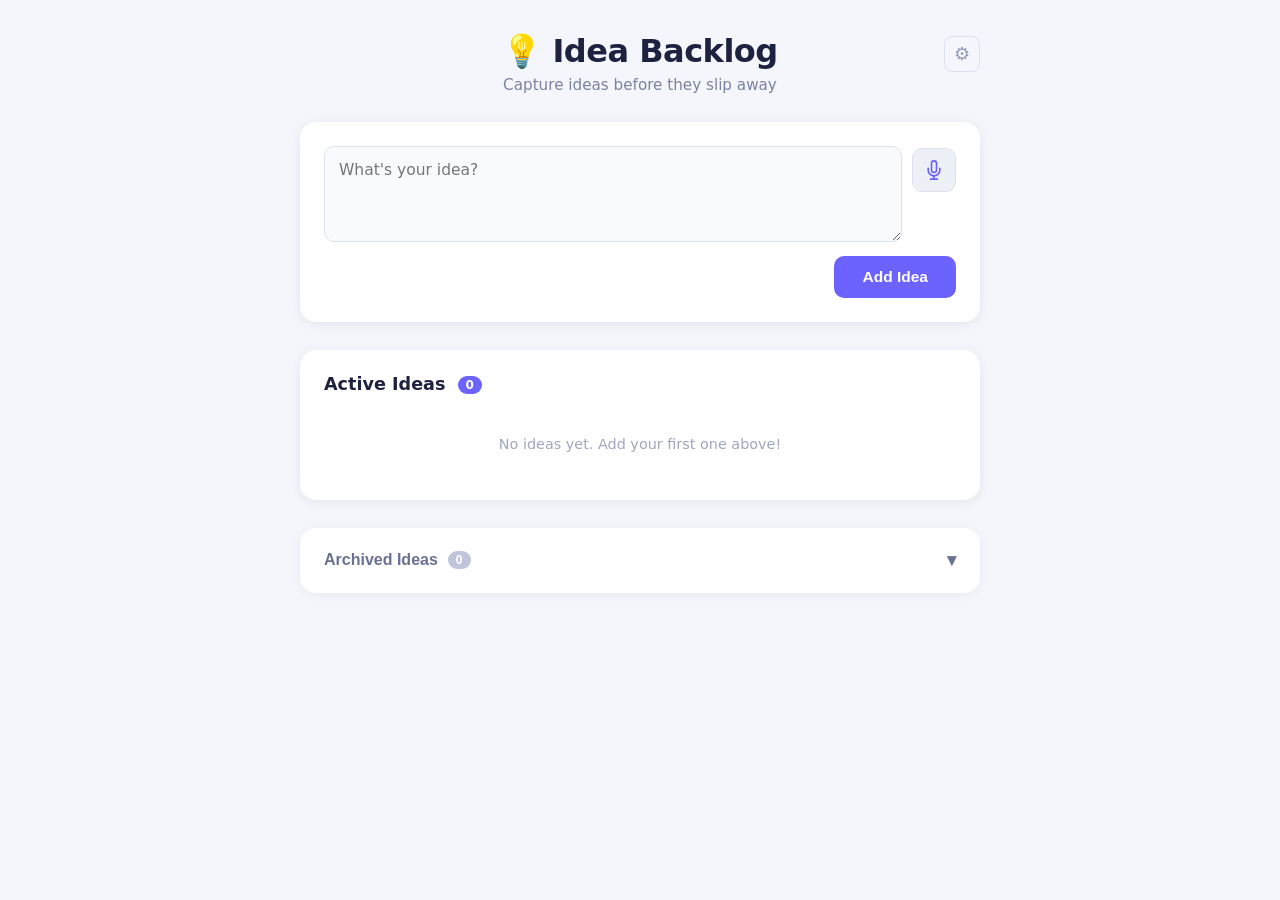
<file: index.html>
<!DOCTYPE html>
<html>
<head>
  <meta charset="UTF-8" />
  <meta http-equiv="refresh" content="0; url=my-first-claude-app/" />
  <title>Redirecting...</title>
</head>
<body>
  <p>Redirecting to <a href="my-first-claude-app/">Idea Backlog</a>...</p>
</body>
</html>
</file>
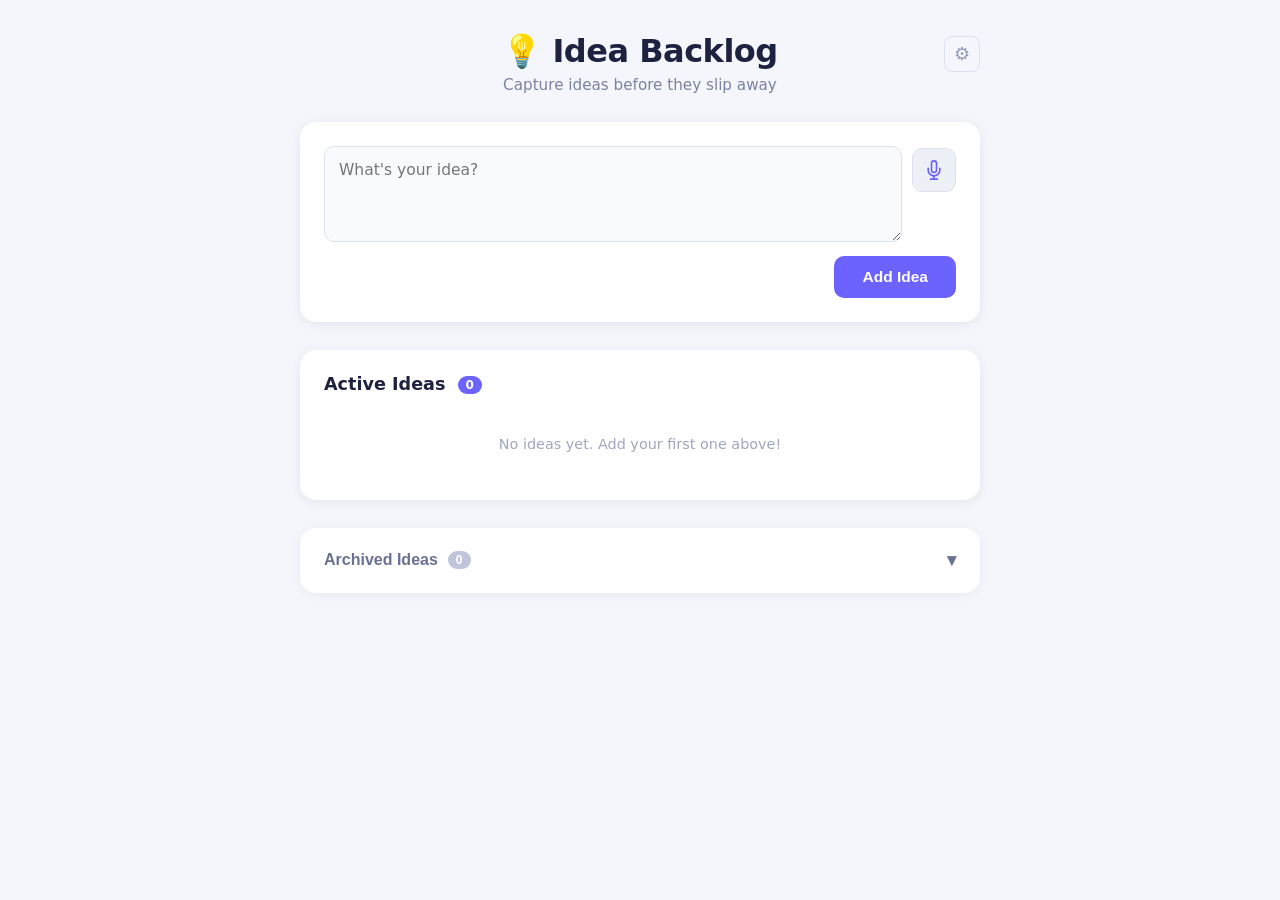
<file: my-first-claude-app/index.html>
<!DOCTYPE html>
<html lang="en">
<head>
  <meta charset="UTF-8" />
  <meta name="viewport" content="width=device-width, initial-scale=1.0" />
  <title>Idea Backlog</title>
  <link rel="stylesheet" href="styles.css" />
</head>
<body>

  <div class="app-container">
    <header>
      <div class="header-row">
        <div>
          <h1>💡 Idea Backlog</h1>
          <p class="subtitle">Capture ideas before they slip away</p>
        </div>
        <button id="settings-btn" class="btn-settings" title="Settings">⚙</button>
      </div>
    </header>

    <!-- Settings Panel -->
    <section class="settings-panel hidden" id="settings-panel">
      <h2 class="settings-title">Google Sheets Logging</h2>
      <label class="settings-label" for="sheet-url-input">Apps Script URL</label>
      <input
        type="url"
        id="sheet-url-input"
        class="settings-input"
        placeholder="https://script.google.com/macros/s/..."
      />
      <div class="settings-actions">
        <a class="settings-help-link" href="#" id="settings-help-link">How to set this up ↗</a>
        <button id="settings-save-btn" class="btn-primary">Save</button>
      </div>
    </section>

    <!-- Idea Input Area -->
    <section class="input-section">
      <div class="input-row">
        <textarea
          id="idea-input"
          placeholder="What's your idea?"
          rows="3"
        ></textarea>
        <button id="voice-btn" class="btn-voice" title="Voice to Text">
          <svg xmlns="http://www.w3.org/2000/svg" viewBox="0 0 24 24" fill="none" stroke="currentColor" stroke-width="2" stroke-linecap="round" stroke-linejoin="round">
            <path d="M12 1a3 3 0 0 0-3 3v8a3 3 0 0 0 6 0V4a3 3 0 0 0-3-3z"/>
            <path d="M19 10v2a7 7 0 0 1-14 0v-2"/>
            <line x1="12" y1="19" x2="12" y2="23"/>
            <line x1="8" y1="23" x2="16" y2="23"/>
          </svg>
        </button>
      </div>
      <div id="voice-status" class="voice-status hidden">Listening...</div>
      <button id="add-btn" class="btn-primary">Add Idea</button>
    </section>

    <!-- Idea List -->
    <section class="list-section">
      <div class="list-header">
        <h2>Active Ideas <span id="count-badge" class="badge">0</span></h2>
      </div>
      <ul id="idea-list" class="idea-list">
        <li class="empty-state">No ideas yet. Add your first one above!</li>
      </ul>
    </section>

    <!-- Archive -->
    <section class="archive-section" id="archive-section">
      <button class="archive-toggle" id="archive-toggle">
        Archived Ideas <span id="archive-badge" class="badge badge-muted">0</span>
        <span class="toggle-arrow">▾</span>
      </button>
      <ul id="archive-list" class="idea-list archive-list hidden"></ul>
    </section>
  </div>

  <!-- Sub-Idea Modal -->
  <div id="modal-overlay" class="modal-overlay hidden">
    <div class="modal">
      <div class="modal-header">
        <h3 id="modal-title">Add Sub-Idea</h3>
        <button class="modal-close" id="modal-close">&times;</button>
      </div>
      <p class="modal-parent-label">Parent idea: <em id="modal-parent-text"></em></p>
      <input type="text" id="sub-idea-title" placeholder="Sub-idea title" />
      <textarea id="sub-idea-details" placeholder="Details (optional)" rows="4"></textarea>
      <div class="modal-row">
        <button id="modal-voice-btn" class="btn-voice btn-voice-sm" title="Voice to Text">
          <svg xmlns="http://www.w3.org/2000/svg" viewBox="0 0 24 24" fill="none" stroke="currentColor" stroke-width="2" stroke-linecap="round" stroke-linejoin="round">
            <path d="M12 1a3 3 0 0 0-3 3v8a3 3 0 0 0 6 0V4a3 3 0 0 0-3-3z"/>
            <path d="M19 10v2a7 7 0 0 1-14 0v-2"/>
            <line x1="12" y1="19" x2="12" y2="23"/>
            <line x1="8" y1="23" x2="16" y2="23"/>
          </svg>
        </button>
        <div id="modal-voice-status" class="voice-status hidden">Listening...</div>
      </div>
      <div class="modal-actions">
        <button class="btn-secondary" id="modal-cancel">Cancel</button>
        <button class="btn-primary" id="modal-save">Save Sub-Idea</button>
      </div>
    </div>
  </div>

  <script src="app.js"></script>
</body>
</html>
</file>
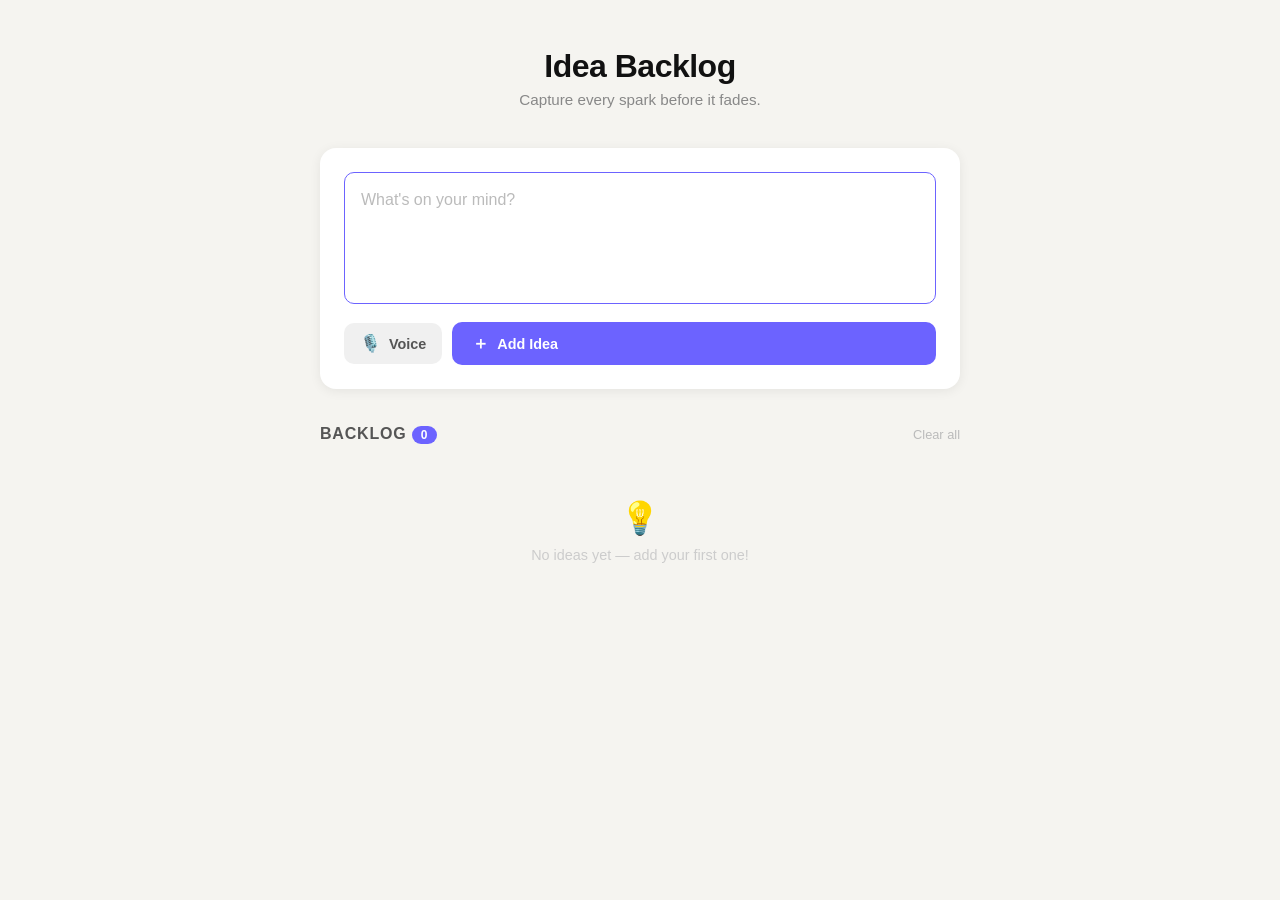
<file: ideas.html>
<!DOCTYPE html>
<html lang="en">
<head>
  <meta charset="UTF-8" />
  <meta name="viewport" content="width=device-width, initial-scale=1.0" />
  <title>Idea Backlog</title>
  <style>
    *, *::before, *::after { box-sizing: border-box; margin: 0; padding: 0; }

    body {
      font-family: -apple-system, BlinkMacSystemFont, "Segoe UI", Roboto, sans-serif;
      background: #f5f4f0;
      color: #1a1a1a;
      min-height: 100vh;
      display: flex;
      flex-direction: column;
      align-items: center;
      padding: 48px 16px 80px;
    }

    header {
      text-align: center;
      margin-bottom: 40px;
    }

    header h1 {
      font-size: 2rem;
      font-weight: 700;
      letter-spacing: -0.5px;
      color: #111;
    }

    header p {
      margin-top: 6px;
      color: #888;
      font-size: 0.95rem;
    }

    .capture-card {
      background: #fff;
      border-radius: 16px;
      box-shadow: 0 2px 12px rgba(0,0,0,0.07);
      padding: 24px;
      width: 100%;
      max-width: 640px;
    }

    textarea {
      width: 100%;
      border: 1.5px solid #e0e0e0;
      border-radius: 10px;
      padding: 14px 16px;
      font-size: 1rem;
      font-family: inherit;
      resize: none;
      outline: none;
      transition: border-color 0.2s;
      background: #fafafa;
      color: #1a1a1a;
      line-height: 1.6;
      min-height: 100px;
    }

    textarea:focus {
      border-color: #6c63ff;
      background: #fff;
    }

    textarea::placeholder { color: #bbb; }

    .actions {
      display: flex;
      gap: 10px;
      margin-top: 14px;
      align-items: center;
    }

    .btn {
      display: inline-flex;
      align-items: center;
      gap: 8px;
      padding: 10px 20px;
      border-radius: 10px;
      font-size: 0.9rem;
      font-weight: 600;
      cursor: pointer;
      border: none;
      transition: background 0.15s, transform 0.1s, box-shadow 0.15s;
    }

    .btn:active { transform: scale(0.97); }

    .btn-primary {
      background: #6c63ff;
      color: #fff;
      flex: 1;
    }

    .btn-primary:hover { background: #5a52e0; }
    .btn-primary:disabled { background: #c5c2f5; cursor: not-allowed; }

    .btn-mic {
      background: #f0f0f0;
      color: #555;
      padding: 10px 16px;
      position: relative;
    }

    .btn-mic:hover { background: #e5e5e5; }

    .btn-mic.listening {
      background: #fff0f0;
      color: #e53e3e;
      box-shadow: 0 0 0 3px rgba(229,62,62,0.2);
      animation: pulse 1.4s ease-in-out infinite;
    }

    @keyframes pulse {
      0%, 100% { box-shadow: 0 0 0 3px rgba(229,62,62,0.2); }
      50%       { box-shadow: 0 0 0 6px rgba(229,62,62,0.08); }
    }

    .mic-icon, .add-icon { font-size: 1.05rem; }

    /* Backlog */
    .backlog-section {
      width: 100%;
      max-width: 640px;
      margin-top: 36px;
    }

    .backlog-header {
      display: flex;
      align-items: center;
      justify-content: space-between;
      margin-bottom: 16px;
    }

    .backlog-header h2 {
      font-size: 1rem;
      font-weight: 600;
      color: #555;
      text-transform: uppercase;
      letter-spacing: 0.8px;
    }

    .badge {
      background: #6c63ff;
      color: #fff;
      border-radius: 999px;
      font-size: 0.75rem;
      font-weight: 700;
      padding: 2px 9px;
    }

    .clear-btn {
      background: none;
      border: none;
      color: #bbb;
      font-size: 0.8rem;
      cursor: pointer;
      transition: color 0.15s;
    }

    .clear-btn:hover { color: #e53e3e; }

    .ideas-list {
      display: flex;
      flex-direction: column;
      gap: 10px;
    }

    .idea-item {
      background: #fff;
      border-radius: 12px;
      padding: 16px 18px;
      box-shadow: 0 1px 6px rgba(0,0,0,0.06);
      display: flex;
      align-items: flex-start;
      gap: 14px;
      animation: slideIn 0.25s ease;
    }

    @keyframes slideIn {
      from { opacity: 0; transform: translateY(-8px); }
      to   { opacity: 1; transform: translateY(0); }
    }

    .idea-dot {
      width: 8px;
      height: 8px;
      border-radius: 50%;
      background: #6c63ff;
      margin-top: 7px;
      flex-shrink: 0;
    }

    .idea-content {
      flex: 1;
    }

    .idea-text {
      font-size: 0.97rem;
      line-height: 1.55;
      color: #222;
    }

    .idea-meta {
      font-size: 0.75rem;
      color: #bbb;
      margin-top: 5px;
    }

    .idea-delete {
      background: none;
      border: none;
      color: #ccc;
      cursor: pointer;
      font-size: 1rem;
      line-height: 1;
      padding: 2px 4px;
      border-radius: 6px;
      transition: color 0.15s, background 0.15s;
    }

    .idea-delete:hover { color: #e53e3e; background: #fff0f0; }

    .empty-state {
      text-align: center;
      padding: 40px 20px;
      color: #ccc;
      font-size: 0.9rem;
    }

    .empty-state span { display: block; font-size: 2rem; margin-bottom: 10px; }

    /* Toast */
    #toast {
      position: fixed;
      bottom: 32px;
      left: 50%;
      transform: translateX(-50%) translateY(80px);
      background: #1a1a1a;
      color: #fff;
      padding: 10px 20px;
      border-radius: 10px;
      font-size: 0.875rem;
      opacity: 0;
      transition: transform 0.3s ease, opacity 0.3s ease;
      pointer-events: none;
      white-space: nowrap;
    }

    #toast.show {
      transform: translateX(-50%) translateY(0);
      opacity: 1;
    }

    .no-voice-msg {
      font-size: 0.78rem;
      color: #e09a00;
      margin-top: 8px;
      display: none;
    }
  </style>
</head>
<body>

  <header>
    <h1>Idea Backlog</h1>
    <p>Capture every spark before it fades.</p>
  </header>

  <div class="capture-card">
    <textarea id="ideaInput" placeholder="What's on your mind?" rows="4"></textarea>
    <p class="no-voice-msg" id="noVoiceMsg">Voice input not supported in this browser. Try Chrome or Edge.</p>
    <div class="actions">
      <button class="btn btn-mic" id="micBtn" title="Hold to speak">
        <span class="mic-icon">🎙️</span>
        <span id="micLabel">Voice</span>
      </button>
      <button class="btn btn-primary" id="addBtn">
        <span class="add-icon">＋</span> Add Idea
      </button>
    </div>
  </div>

  <section class="backlog-section">
    <div class="backlog-header">
      <h2>Backlog <span class="badge" id="countBadge">0</span></h2>
      <button class="clear-btn" id="clearBtn">Clear all</button>
    </div>
    <div class="ideas-list" id="ideasList">
      <div class="empty-state">
        <span>💡</span>
        No ideas yet — add your first one!
      </div>
    </div>
  </section>

  <div id="toast"></div>

<script>
  // ── Storage ──────────────────────────────────────────────────────────────
  const STORAGE_KEY = 'idea-backlog-v1';

  function loadIdeas() {
    try { return JSON.parse(localStorage.getItem(STORAGE_KEY)) || []; }
    catch { return []; }
  }

  function saveIdeas(ideas) {
    localStorage.setItem(STORAGE_KEY, JSON.stringify(ideas));
  }

  let ideas = loadIdeas();

  // ── DOM refs ──────────────────────────────────────────────────────────────
  const input      = document.getElementById('ideaInput');
  const addBtn     = document.getElementById('addBtn');
  const micBtn     = document.getElementById('micBtn');
  const micLabel   = document.getElementById('micLabel');
  const list       = document.getElementById('ideasList');
  const countBadge = document.getElementById('countBadge');
  const clearBtn   = document.getElementById('clearBtn');
  const noVoiceMsg = document.getElementById('noVoiceMsg');
  const toast      = document.getElementById('toast');

  // ── Render ────────────────────────────────────────────────────────────────
  function render() {
    countBadge.textContent = ideas.length;

    if (ideas.length === 0) {
      list.innerHTML = `
        <div class="empty-state">
          <span>💡</span>
          No ideas yet — add your first one!
        </div>`;
      return;
    }

    list.innerHTML = ideas
      .slice()
      .reverse()
      .map((idea, revIdx) => {
        const idx = ideas.length - 1 - revIdx;
        const date = new Date(idea.ts).toLocaleString(undefined, {
          month: 'short', day: 'numeric',
          hour: 'numeric', minute: '2-digit'
        });
        return `
          <div class="idea-item" data-idx="${idx}">
            <div class="idea-dot"></div>
            <div class="idea-content">
              <div class="idea-text">${escHtml(idea.text)}</div>
              <div class="idea-meta">${date}</div>
            </div>
            <button class="idea-delete" data-idx="${idx}" title="Delete">✕</button>
          </div>`;
      })
      .join('');
  }

  function escHtml(s) {
    return s.replace(/&/g,'&amp;').replace(/</g,'&lt;')
            .replace(/>/g,'&gt;').replace(/"/g,'&quot;');
  }

  // ── Add idea ──────────────────────────────────────────────────────────────
  function addIdea() {
    const text = input.value.trim();
    if (!text) { showToast('Type or speak an idea first.'); return; }
    ideas.push({ text, ts: Date.now() });
    saveIdeas(ideas);
    render();
    input.value = '';
    input.focus();
    showToast('Idea added!');
  }

  addBtn.addEventListener('click', addIdea);

  input.addEventListener('keydown', e => {
    if (e.key === 'Enter' && (e.ctrlKey || e.metaKey)) addIdea();
  });

  // ── Delete / clear ────────────────────────────────────────────────────────
  list.addEventListener('click', e => {
    const btn = e.target.closest('.idea-delete');
    if (!btn) return;
    const idx = parseInt(btn.dataset.idx, 10);
    ideas.splice(idx, 1);
    saveIdeas(ideas);
    render();
  });

  clearBtn.addEventListener('click', () => {
    if (ideas.length === 0) return;
    if (confirm('Delete all ideas? This cannot be undone.')) {
      ideas = [];
      saveIdeas(ideas);
      render();
    }
  });

  // ── Toast ─────────────────────────────────────────────────────────────────
  let toastTimer;
  function showToast(msg) {
    toast.textContent = msg;
    toast.classList.add('show');
    clearTimeout(toastTimer);
    toastTimer = setTimeout(() => toast.classList.remove('show'), 2200);
  }

  // ── Voice / Speech Recognition ────────────────────────────────────────────
  const SpeechRecognition =
    window.SpeechRecognition || window.webkitSpeechRecognition;

  if (!SpeechRecognition) {
    micBtn.disabled = true;
    micBtn.title = 'Voice input not supported in this browser';
    noVoiceMsg.style.display = 'block';
  } else {
    const recognition = new SpeechRecognition();
    recognition.continuous = false;
    recognition.interimResults = true;
    recognition.lang = 'en-US';

    let listening = false;
    let baseText = '';   // text already in box before voice starts
    let interim = '';    // interim voice result

    function startListening() {
      if (listening) return;
      baseText = input.value;
      interim = '';
      recognition.start();
    }

    function stopListening() {
      if (!listening) return;
      recognition.stop();
    }

    recognition.onstart = () => {
      listening = true;
      micBtn.classList.add('listening');
      micLabel.textContent = 'Stop';
    };

    recognition.onresult = e => {
      let interimAcc = '';
      let finalAcc = '';
      for (let i = e.resultIndex; i < e.results.length; i++) {
        const t = e.results[i][0].transcript;
        if (e.results[i].isFinal) finalAcc += t;
        else interimAcc += t;
      }
      if (finalAcc) {
        baseText = (baseText + ' ' + finalAcc).trim();
      }
      interim = interimAcc;
      input.value = interim ? (baseText + ' ' + interim).trim() : baseText;
    };

    recognition.onend = () => {
      listening = false;
      interim = '';
      micBtn.classList.remove('listening');
      micLabel.textContent = 'Voice';
      // Trim the final value
      input.value = input.value.trim();
    };

    recognition.onerror = e => {
      if (e.error !== 'aborted') showToast('Mic error: ' + e.error);
    };

    micBtn.addEventListener('click', () => {
      if (listening) stopListening();
      else startListening();
    });
  }

  // ── Init ──────────────────────────────────────────────────────────────────
  render();
  input.focus();
</script>
</body>
</html>
</file>
<file: my-first-claude-app/styles.css>
/* ── Reset & Base ─────────────────────────────────────── */
*, *::before, *::after { box-sizing: border-box; margin: 0; padding: 0; }

body {
  font-family: 'Segoe UI', system-ui, -apple-system, sans-serif;
  background: #f4f6fb;
  color: #2d3047;
  min-height: 100vh;
  padding: 32px 16px 64px;
}

/* ── App Container ────────────────────────────────────── */
.app-container {
  max-width: 680px;
  margin: 0 auto;
  display: flex;
  flex-direction: column;
  gap: 28px;
}

/* ── Header ───────────────────────────────────────────── */
header {
  text-align: center;
}
header h1 {
  font-size: 2rem;
  font-weight: 700;
  letter-spacing: -0.5px;
  color: #1e2240;
}
.subtitle {
  margin-top: 6px;
  font-size: 0.95rem;
  color: #7b82a0;
}

/* ── Header Row ───────────────────────────────────────── */
.header-row {
  display: flex;
  align-items: flex-start;
  justify-content: center;
  gap: 12px;
  position: relative;
}
.header-row > div {
  flex: 1;
  text-align: center;
}

.btn-settings {
  position: absolute;
  right: 0;
  top: 4px;
  background: none;
  border: 1.5px solid #dde1ef;
  border-radius: 8px;
  width: 36px;
  height: 36px;
  font-size: 1.1rem;
  color: #9499b7;
  cursor: pointer;
  display: flex;
  align-items: center;
  justify-content: center;
  transition: background 0.2s, color 0.2s, border-color 0.2s;
}
.btn-settings:hover { background: #eef0f8; color: #6c63ff; border-color: #6c63ff; }
.btn-settings.active { background: #e8e6ff; color: #6c63ff; border-color: #6c63ff; }

/* ── Settings Panel ───────────────────────────────────── */
.settings-panel {
  background: #ffffff;
  border-radius: 16px;
  padding: 22px 24px;
  box-shadow: 0 2px 12px rgba(0,0,0,0.07);
  display: flex;
  flex-direction: column;
  gap: 12px;
  border: 1.5px solid #e0deff;
}

.settings-title {
  font-size: 1rem;
  font-weight: 700;
  color: #1e2240;
}

.settings-label {
  font-size: 0.85rem;
  font-weight: 600;
  color: #6b7194;
}

.settings-input {
  border: 1.5px solid #dde1ef;
  border-radius: 10px;
  padding: 11px 14px;
  font-size: 0.93rem;
  font-family: inherit;
  color: #2d3047;
  background: #f9fafb;
  transition: border-color 0.2s, box-shadow 0.2s;
  width: 100%;
}
.settings-input:focus {
  outline: none;
  border-color: #6c63ff;
  box-shadow: 0 0 0 3px rgba(108,99,255,0.12);
  background: #fff;
}

.settings-actions {
  display: flex;
  justify-content: space-between;
  align-items: center;
  gap: 12px;
}

.settings-help-link {
  font-size: 0.83rem;
  color: #6c63ff;
  text-decoration: none;
}
.settings-help-link:hover { text-decoration: underline; }

/* ── Sheet Button ─────────────────────────────────────── */
.btn-sheet {
  background: #eef0fb;
  color: #4b44cc;
}
.btn-sheet:hover { background: #e0deff; }

.btn-sheet.logged {
  background: #d4f5e5;
  color: #1a8a55;
  cursor: default;
  pointer-events: none;
}

/* ── Input Section ────────────────────────────────────── */
.input-section {
  background: #ffffff;
  border-radius: 16px;
  padding: 24px;
  box-shadow: 0 2px 12px rgba(0,0,0,0.07);
  display: flex;
  flex-direction: column;
  gap: 14px;
}

.input-row {
  display: flex;
  gap: 10px;
  align-items: flex-start;
}

textarea {
  flex: 1;
  resize: vertical;
  border: 1.5px solid #dde1ef;
  border-radius: 10px;
  padding: 12px 14px;
  font-size: 0.97rem;
  font-family: inherit;
  color: #2d3047;
  background: #f9fafb;
  transition: border-color 0.2s, box-shadow 0.2s;
  line-height: 1.5;
}
textarea:focus {
  outline: none;
  border-color: #6c63ff;
  box-shadow: 0 0 0 3px rgba(108,99,255,0.12);
  background: #fff;
}

/* ── Buttons ──────────────────────────────────────────── */
.btn-primary {
  background: #6c63ff;
  color: #fff;
  border: none;
  border-radius: 10px;
  padding: 12px 28px;
  font-size: 0.97rem;
  font-weight: 600;
  cursor: pointer;
  align-self: flex-end;
  transition: background 0.2s, transform 0.1s;
}
.btn-primary:hover  { background: #574fd6; }
.btn-primary:active { transform: scale(0.97); }

.btn-secondary {
  background: #eef0f8;
  color: #4a4f6e;
  border: none;
  border-radius: 10px;
  padding: 12px 22px;
  font-size: 0.97rem;
  font-weight: 600;
  cursor: pointer;
  transition: background 0.2s;
}
.btn-secondary:hover { background: #dde1ef; }

.btn-voice {
  width: 44px;
  height: 44px;
  flex-shrink: 0;
  background: #eef0f8;
  border: 1.5px solid #dde1ef;
  border-radius: 10px;
  cursor: pointer;
  display: flex;
  align-items: center;
  justify-content: center;
  color: #6c63ff;
  transition: background 0.2s, border-color 0.2s;
  margin-top: 2px;
}
.btn-voice:hover  { background: #e0deff; border-color: #6c63ff; }
.btn-voice.active { background: #ff4d6d; border-color: #ff4d6d; color: #fff; }
.btn-voice svg    { width: 20px; height: 20px; }

.btn-voice-sm {
  width: 36px;
  height: 36px;
}
.btn-voice-sm svg { width: 17px; height: 17px; }

/* ── Voice Status ─────────────────────────────────────── */
.voice-status {
  font-size: 0.84rem;
  color: #ff4d6d;
  font-weight: 500;
  display: flex;
  align-items: center;
  gap: 6px;
}
.voice-status::before {
  content: '';
  display: inline-block;
  width: 8px; height: 8px;
  border-radius: 50%;
  background: #ff4d6d;
  animation: pulse 1s infinite;
}
@keyframes pulse {
  0%, 100% { opacity: 1; transform: scale(1); }
  50%       { opacity: 0.4; transform: scale(0.8); }
}

/* ── Badge ────────────────────────────────────────────── */
.badge {
  display: inline-block;
  background: #6c63ff;
  color: #fff;
  font-size: 0.75rem;
  font-weight: 700;
  border-radius: 20px;
  padding: 2px 8px;
  margin-left: 6px;
  vertical-align: middle;
}
.badge-muted { background: #c0c5db; }

/* ── List Section ─────────────────────────────────────── */
.list-section {
  background: #ffffff;
  border-radius: 16px;
  padding: 24px;
  box-shadow: 0 2px 12px rgba(0,0,0,0.07);
}

.list-header {
  margin-bottom: 18px;
}
.list-header h2 {
  font-size: 1.1rem;
  font-weight: 700;
  color: #1e2240;
}

.idea-list {
  list-style: none;
  display: flex;
  flex-direction: column;
  gap: 12px;
}

.empty-state {
  color: #a0a6c0;
  font-size: 0.9rem;
  text-align: center;
  padding: 24px 0;
}

/* ── Idea Card ────────────────────────────────────────── */
.idea-card {
  background: #f9fafb;
  border: 1.5px solid #e8eaf3;
  border-radius: 12px;
  padding: 16px;
  transition: box-shadow 0.2s;
}
.idea-card:hover { box-shadow: 0 4px 14px rgba(0,0,0,0.07); }

.idea-card-top {
  display: flex;
  justify-content: space-between;
  align-items: flex-start;
  gap: 10px;
}

.idea-text {
  font-size: 0.97rem;
  line-height: 1.55;
  color: #2d3047;
  flex: 1;
  word-break: break-word;
}

.idea-meta {
  font-size: 0.75rem;
  color: #a0a6c0;
  margin-top: 6px;
}

.idea-actions {
  display: flex;
  gap: 8px;
  margin-top: 12px;
  flex-wrap: wrap;
}

.btn-action {
  font-size: 0.82rem;
  font-weight: 600;
  padding: 6px 14px;
  border-radius: 7px;
  border: none;
  cursor: pointer;
  transition: background 0.2s, color 0.2s;
}
.btn-sub {
  background: #eef0f8;
  color: #574fd6;
}
.btn-sub:hover { background: #e0deff; }

.btn-archive {
  background: #fff0f3;
  color: #e05070;
}
.btn-archive:hover { background: #ffe0e8; }

/* ── Sub-ideas ────────────────────────────────────────── */
.sub-list {
  list-style: none;
  margin-top: 12px;
  display: flex;
  flex-direction: column;
  gap: 8px;
  padding-left: 16px;
  border-left: 2px solid #dde1ef;
}

.sub-card {
  background: #fff;
  border: 1.5px solid #e8eaf3;
  border-radius: 10px;
  padding: 12px 14px;
}
.sub-card-title {
  font-size: 0.9rem;
  font-weight: 600;
  color: #2d3047;
}
.sub-card-details {
  font-size: 0.84rem;
  color: #6b7194;
  margin-top: 4px;
  line-height: 1.5;
  white-space: pre-wrap;
}

/* ── Archive Section ──────────────────────────────────── */
.archive-section {
  background: #ffffff;
  border-radius: 16px;
  padding: 4px;
  box-shadow: 0 2px 12px rgba(0,0,0,0.05);
  overflow: hidden;
}

.archive-toggle {
  width: 100%;
  background: none;
  border: none;
  padding: 18px 20px;
  text-align: left;
  font-size: 1rem;
  font-weight: 600;
  color: #6b7194;
  cursor: pointer;
  display: flex;
  align-items: center;
  gap: 4px;
  transition: color 0.2s;
}
.archive-toggle:hover { color: #2d3047; }
.toggle-arrow { margin-left: auto; font-size: 1.1rem; transition: transform 0.2s; }
.toggle-arrow.open { transform: rotate(180deg); }

.archive-list {
  padding: 4px 16px 16px;
}
.archive-list .idea-card {
  opacity: 0.7;
}
.archive-list .idea-text {
  text-decoration: line-through;
  color: #9499b7;
}
.archive-list .idea-actions { display: none; }

/* ── Modal ────────────────────────────────────────────── */
.modal-overlay {
  position: fixed;
  inset: 0;
  background: rgba(30,34,64,0.35);
  backdrop-filter: blur(4px);
  display: flex;
  align-items: center;
  justify-content: center;
  z-index: 100;
  padding: 16px;
}

.modal {
  background: #fff;
  border-radius: 18px;
  padding: 28px;
  width: 100%;
  max-width: 500px;
  box-shadow: 0 12px 40px rgba(0,0,0,0.15);
  display: flex;
  flex-direction: column;
  gap: 14px;
}

.modal-header {
  display: flex;
  justify-content: space-between;
  align-items: center;
}
.modal-header h3 {
  font-size: 1.15rem;
  font-weight: 700;
  color: #1e2240;
}
.modal-close {
  background: none;
  border: none;
  font-size: 1.4rem;
  color: #9499b7;
  cursor: pointer;
  line-height: 1;
  padding: 2px 6px;
  border-radius: 6px;
  transition: background 0.2s, color 0.2s;
}
.modal-close:hover { background: #eef0f8; color: #2d3047; }

.modal-parent-label {
  font-size: 0.85rem;
  color: #9499b7;
}
.modal-parent-label em {
  font-style: normal;
  font-weight: 600;
  color: #6b7194;
}

.modal input[type="text"] {
  border: 1.5px solid #dde1ef;
  border-radius: 10px;
  padding: 11px 14px;
  font-size: 0.95rem;
  font-family: inherit;
  color: #2d3047;
  background: #f9fafb;
  transition: border-color 0.2s, box-shadow 0.2s;
  width: 100%;
}
.modal input[type="text"]:focus {
  outline: none;
  border-color: #6c63ff;
  box-shadow: 0 0 0 3px rgba(108,99,255,0.12);
  background: #fff;
}

.modal-row {
  display: flex;
  align-items: center;
  gap: 10px;
}

.modal-actions {
  display: flex;
  justify-content: flex-end;
  gap: 10px;
  margin-top: 6px;
}

/* ── Utility ──────────────────────────────────────────── */
.hidden { display: none !important; }

/* ── Animations ───────────────────────────────────────── */
@keyframes slideIn {
  from { opacity: 0; transform: translateY(-8px); }
  to   { opacity: 1; transform: translateY(0); }
}
.idea-card { animation: slideIn 0.22s ease; }
</file>
